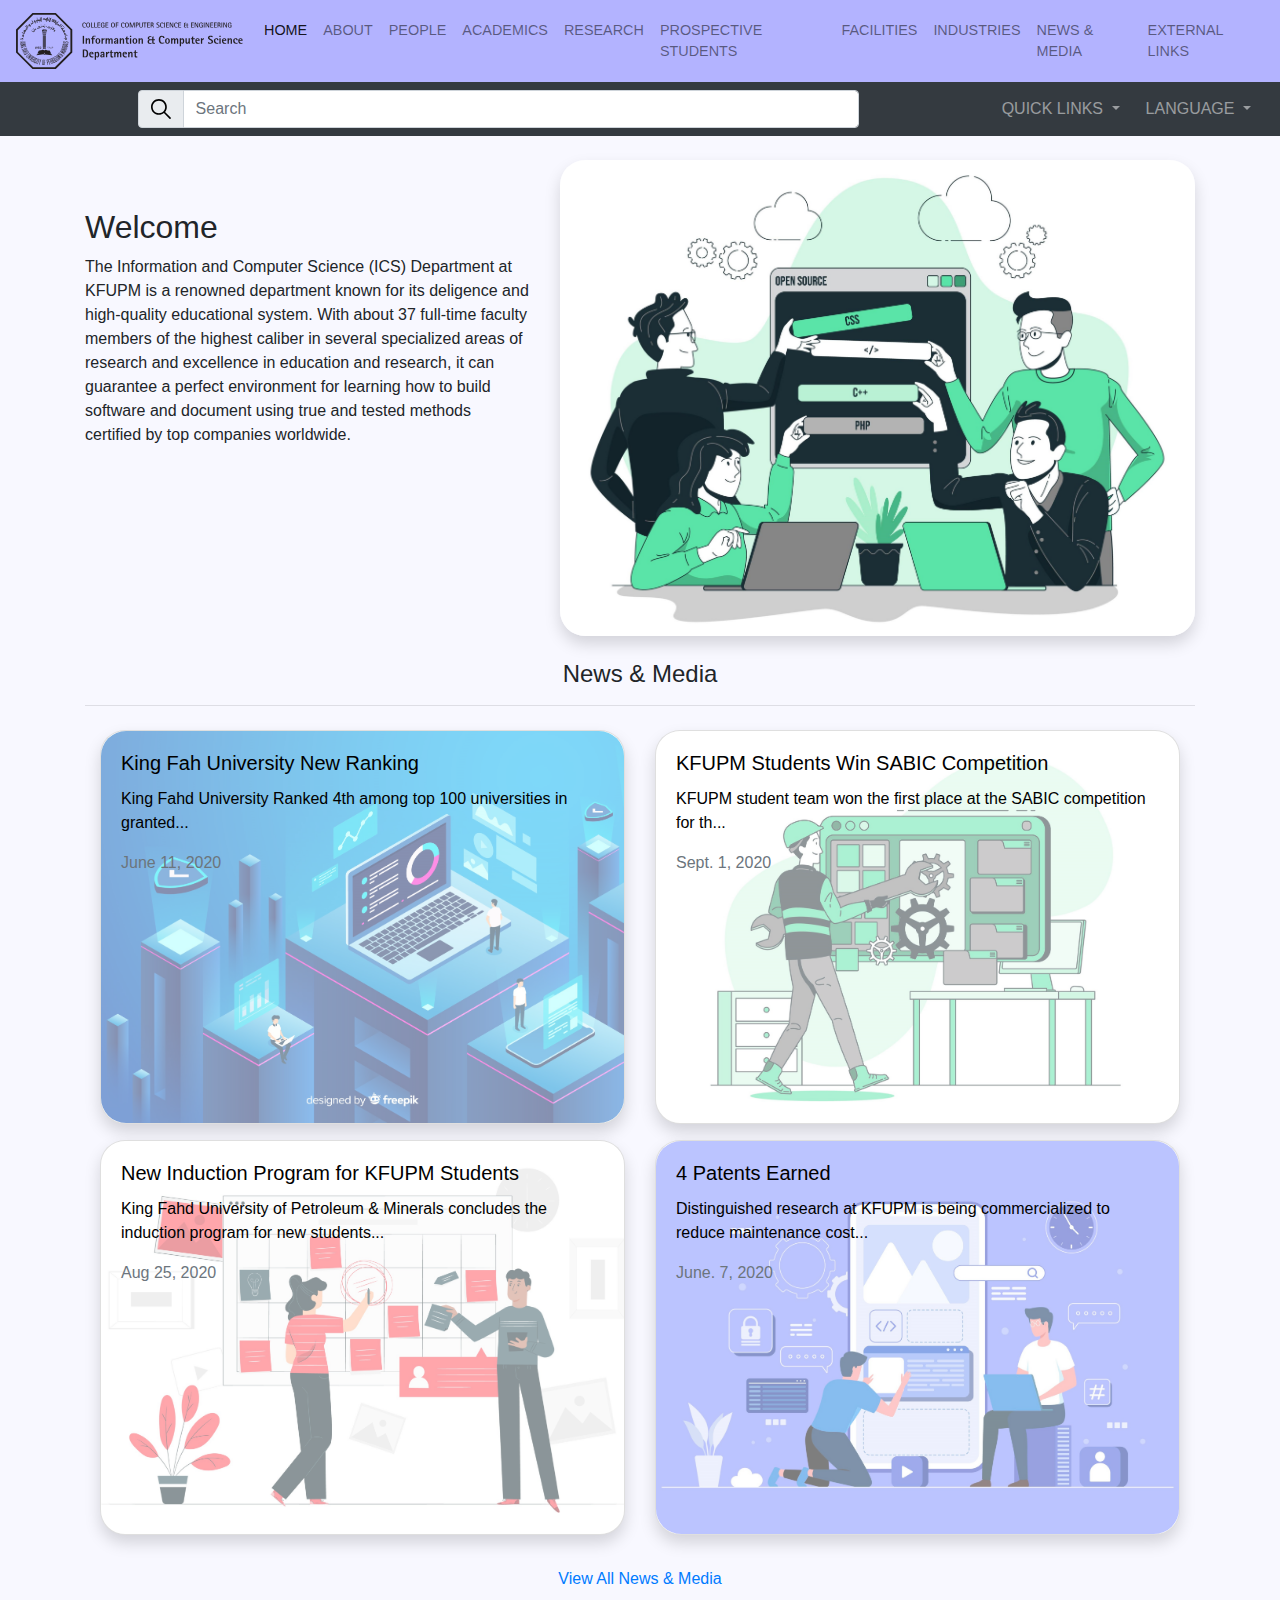
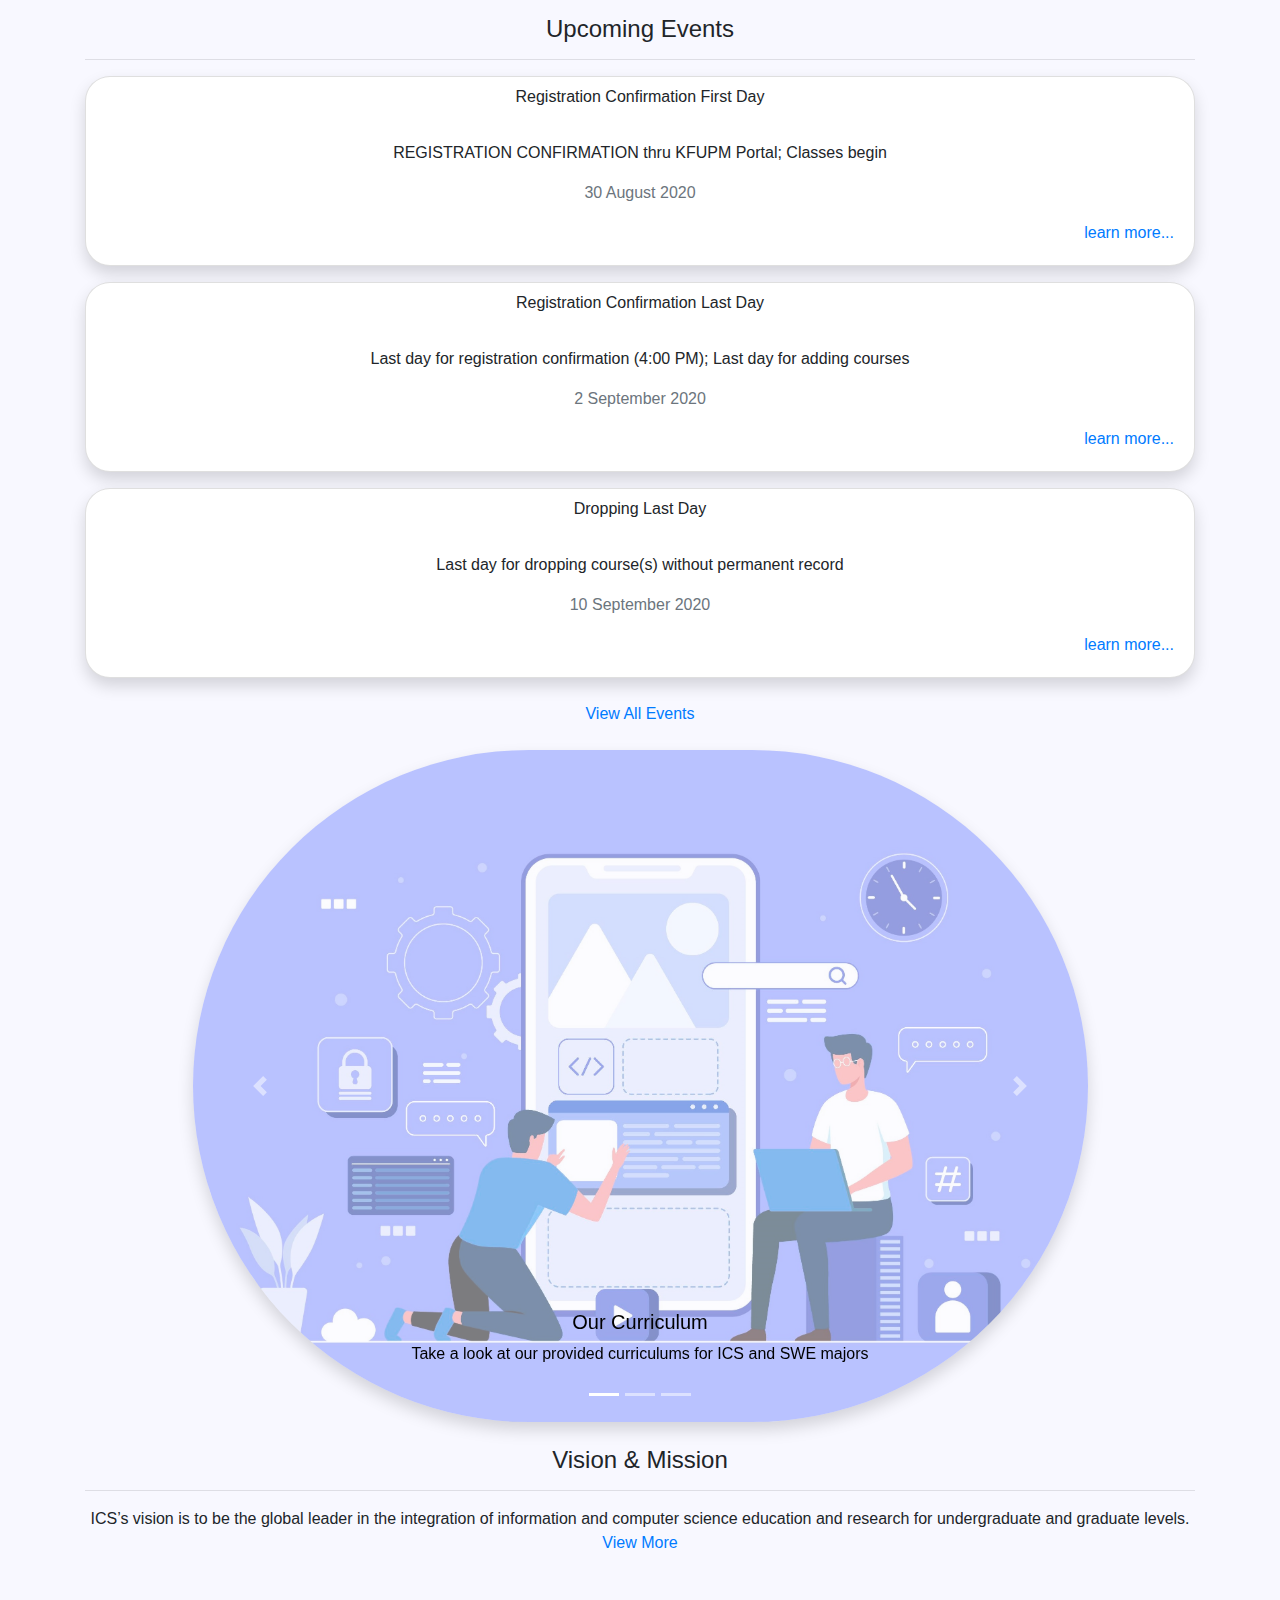
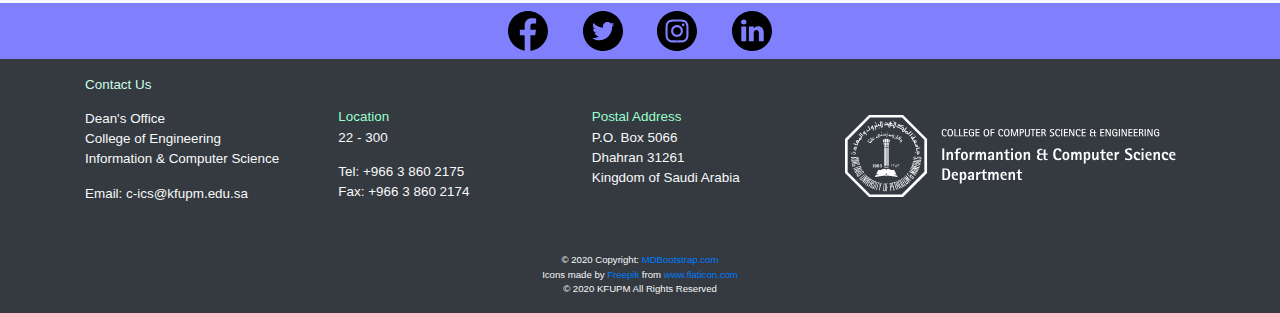
<file: index.html>
<!doctype html>
<html lang="en">
    <head>
        <!-- Required meta tags -->
        <meta charset="utf-8">
        <meta name="viewport" content="width=device-width, initial-scale=1">
        <meta name="keywords" content="ICS, SWE, KFUPM, department, University, universities, class, student">
        <meta name="description" content="The homepage of the KFUPM ICS department">
        <meta name="author" content="Yousef Taj">
        
        <!-- Bootstrap & Personal CSS -->
        <link rel="stylesheet" href="css/bootstrap.min.css">
        <link rel="stylesheet" href="css/style.css">

        <title>ICS - Main Page</title>
    </head>

    <!-- Due to lack of images available for ics department, some general clipart was used instead for page elements -->
    <body>
        <script src="/js/bootstrap.bundle.min.js"></script>

        <script src="https://code.jquery.com/jquery-3.5.1.slim.min.js"
            integrity="sha384-DfXdz2htPH0lsSSs5nCTpuj/zy4C+OGpamoFVy38MVBnE+IbbVYUew+OrCXaRkfj"
            crossorigin="anonymous"></script>
        <script src="https://cdn.jsdelivr.net/npm/popper.js@1.16.1/dist/umd/popper.min.js"
            integrity="sha384-9/reFTGAW83EW2RDu2S0VKaIzap3H66lZH81PoYlFhbGU+6BZp6G7niu735Sk7lN"
            crossorigin="anonymous"></script>
        <script src="https://cdn.jsdelivr.net/npm/bootstrap@4.5.3/dist/js/bootstrap.min.js"
            integrity="sha384-w1Q4orYjBQndcko6MimVbzY0tgp4pWB4lZ7lr30WKz0vr/aWKhXdBNmNb5D92v7s"
            crossorigin="anonymous"></script>

        <!-- Navigation bar for website -->
        <nav class="navbar navbar-expand-lg navbar-light justify-content-center navbar-custom">
            
            <!-- Logo of website. Doubles as a nav button to index page -->
            <a class="navbar-brand mx-auto" href="/index.html"><img src="/img/information-dept-logo-27.svg" alt="logo" width="240" height="" loading="lazy"></a>        

            <div class="navbar-nav mx-auto d-lg-block d-none">
                <ul class="navbar-nav text-uppercase">
                    <li class="nav-item active">
                        <a class="nav-link" href="#">Home <span class="sr-only">(current)</span></a>
                    </li>
                    <li class="nav-item">
                        <a class="nav-link" href="#">About</a>
                    </li>
                    <!-- Link to second page of assignment -->
                    <li class="nav-item">
                        <a class="nav-link" href="/html/student.html">People</a>
                    </li>
                    <li class="nav-item">
                        <a class="nav-link" href="#">Academics</a>
                    </li>
                    <li class="nav-item">
                        <a class="nav-link" href="#">Research</a>
                    </li>
                    <li class="nav-item">
                        <a class="nav-link" href="#">Prospective Students</a>
                    </li>
                    <li class="nav-item">
                        <a class="nav-link" href="#">Facilities</a>
                    </li>
                    <li class="nav-item">
                        <a class="nav-link" href="#">Industries</a>
                    </li>
                    <li class="nav-item">
                        <a class="nav-link" href="#">News & Media</a>
                    </li>
                    <li class="nav-item">
                        <a class="nav-link" href="#">External Links</a>
                    </li>
                </ul>
            </div>
        </nav>

        <!-- sticky nav for quick access to search and quick links and navigation in small screens -->
        <div class="navbar sticky-top navbar-expand-lg navbar-dark justify-content-center text-center bg-dark text-light">
            
            <!-- Search bar -->
            <div class="collapse navbar-collapse mx-auto" id="navbarToggler">
                
                <!-- nav elements for small screens -->
                <div class="d-lg-none text-center text-uppercase">                   
                    <ul class="navbar-nav text-uppercase">
                        <li class="nav-item active">
                            <a class="nav-link" href="#">Home <span class="sr-only">(current)</span></a>
                        </li>
                        <li class="nav-item">
                            <a class="nav-link" href="#">About</a>
                        </li>
                        <!-- Link to second page of assignment -->
                        <li class="nav-item">
                            <a class="nav-link" href="/html/student.html">People</a>
                        </li>
                        <li class="nav-item">
                            <a class="nav-link" href="#">Academics</a>
                        </li>
                        <li class="nav-item">
                            <a class="nav-link" href="#">Research</a>
                        </li>
                        <li class="nav-item">
                            <a class="nav-link" href="#">Prospective Students</a>
                        </li>
                        <li class="nav-item">
                            <a class="nav-link" href="#">Facilities</a>
                        </li>
                        <li class="nav-item">
                            <a class="nav-link" href="#">Industries</a>
                        </li>
                        <li class="nav-item">
                            <a class="nav-link" href="#">News & Media</a>
                        </li>
                        <li class="nav-item">
                            <a class="nav-link" href="#">External Links</a>
                        </li>
                    </ul>
                    
                    <div>
                        <button class="btn text-white-50 d-lg-none text-uppercase" type="button" data-toggle="collapse" data-target="#lan-collapse" aria-expanded="false" aria-controls="languageCollapse">
                            Language
                        </button>

                        <div class="collapse text-light" id="lan-collapse">
                            <a class="dropdown-item text-muted" href="#">English</a>
                            <a class="dropdown-item text-muted" href="#">العربية</a>
                        </div>
                    </div>
                </div>
                
                <form class="form-inline my-2 my-lg-0 mx-auto w-100 justify-content-center">
                    <div class="input-group mx-auto w-75">
                        <div class="input-group-prepend">
                            <div class="input-group-text" id="btnGroupAddon2">
                                <!-- Image that adds styling to search bar -->
                                <img src="/img/search.svg" class="" alt="search" width="20" height="20" loading="lazy">
                            </div>
                        </div>
                        <!-- The search bar -->
                        <input class="form-control mr-sm-2 w-75" type="search" placeholder="Search" aria-label="Search">
                    </div>
                </form>

                <!-- Quick access links accessable anywhere on screen -->
                <div class="dropdown mydropdownjQuery mx-auto d-lg-block d-none text-uppercase">
                    <button class="btn text-white-50 dropdown-toggle text-uppercase" type="button" id="lanSelect" data-toggle="dropdown" aria-haspopup="true" aria-expanded="false">
                        Quick Links
                    </button>
                    <div class="dropdown-menu bg-dark dropdown-menu-lg-right" aria-labelledby="dropdownMenuButton">
                            <a class="dropdown-item text-white-50 text-center" href="#">Home <span class="sr-only">(current)</span></a>
                            <a class="dropdown-item text-white-50 text-center" href="#">About</a>
                            <!-- Link to second page of assignment -->
                            <a class="dropdown-item text-white-50 text-center" href="/html/student.html">People</a>
                            <a class="dropdown-item text-white-50 text-center" href="#">Academics</a>
                            <a class="dropdown-item text-white-50 text-center" href="#">Research</a>
                            <a class="dropdown-item text-white-50 text-center" href="#">Prospective Students</a>
                            <a class="dropdown-item text-white-50 text-center" href="#">Facilities</a>
                            <a class="dropdown-item text-white-50 text-center" href="#">Extra</a>
                            <a class="dropdown-item text-white-50 text-center" href="#">Industries</a>
                            <a class="dropdown-item text-white-50 text-center" href="#">News & Media</a>
                            <a class="dropdown-item text-white-50 text-center" href="#">External Links</a>
                        
                    </div>
                </div>

                <div class="dropdown mydropdownjQuery mx-auto d-lg-block d-none text-uppercase">
                    <button class="btn text-white-50 dropdown-toggle text-uppercase" type="button" id="lanSelect" data-toggle="dropdown" aria-haspopup="true" aria-expanded="false">
                        Language
                    </button>
                    <div class="dropdown-menu bg-dark dropdown-menu-lg-right" aria-labelledby="dropdownMenuButton">
                        <a class="dropdown-item text-white-50 text-center" href="#">English</a>
                        <a class="dropdown-item text-white-50 text-center" href="#">العربية</a>
                    </div>
                </div>

            </div>

            <!-- Collapse button for when screen is too small to display elements correctly. Hides remaining elements and activates them through button -->
            <button class="btn navbar-toggler" type="button" data-toggle="collapse" data-target="#navbarToggler"
                aria-controls="navbarToggler" aria-expanded="false" aria-label="Toggle navigation">
                <span class="navbar-toggler-icon"></span>
            </button>  

        </div>
    
        <!-- Content container -->
        <div class="container mx-auto">
            <div class="row my-4">
                <!-- Welcome message -->
                <div class="col mx-auto align-middle my-lg-5">
                    <div class="h2">Welcome </div>
                    <p class="align-middle">The Information and Comp​uter Science (ICS) D​epartment at KFUPM is a renowned department known for its deligence and 
                        high-quality educational system. With about 37 full-time faculty members​ of the highest caliber
                        in several specialized areas of research and excellence in education and research, it can guarantee a perfect 
                        environment for learning how to build software and document using true and tested methods certified by 
                        top companies worldwide. 
                    </p>
                </div>

                <div class="col-12 col-md-7 mx-auto">
                    <img src="/img/07-crop.jpg" class="w-100 shadow round" alt="">
                </div>
            </div>
            
            <div class="row my-4">
                <!-- News and media -->
                <div class="col">
                    <div class="row">
                        <div class="col text-center">
                            <div class="h4">News & Media</div>
                            <hr>
                        </div>
                    </div>
                    <div class="row mx-auto text-light">
                        <!-- Cards containing news and media details -->
                        <div class="col-md-6 col-12 my-2">
                            <a href="#">
                                <div class="card shadow">
                                    <img src="/img/06-crop.jpg" class="card-img-top round" alt="">
                                    <div class="card-img-overlay">
                                        <h5 class="card-title">King Fah University New Ranking</h5>
                                        <p class="card-text">King Fahd University Ranked 4th among top 100 universities in granted...</p>
                                        <p class="text-muted">June 11, 2020</p>
                                    </div>
                                </div>
                            </a>
                        </div>  
                        
                        <div class="col my-2">
                            <a href="#">
                                <div class="card shadow">
                                    <img src="/img/08-crop.jpg" class="card-img-top round" alt="">
                                    <div class="card-img-overlay">
                                        <h5 class="card-title">KFUPM Students Win SABIC Competition</h5>
                                        <p class="card-text">KFUPM student team won the first place at the SABIC competition for th...</p>
                                        <p class="text-muted">Sept. 1, 2020</p>
                                    </div>
                                </div>
                            </a>
                        </div>  
                    </div>

                    <div class="row mx-auto text-white">
                        <div class="col-md-6 col-12 my-2">
                            <a href="#">
                                <div class="card shadow">
                                    <img src="/img/11.jpg" class="card-img-top round" alt="">
                                    <div class="card-img-overlay">
                                        <h5 class="card-title">New Induction Program for KFUPM Students</h5>
                                        <p class="card-text">King Fahd University of Petroleum & Minerals concludes the induction program for new students...</p>
                                        <p class="text-muted">Aug 25, 2020</p>
                                    </div>
                                </div>
                            </a>
                        </div>  
                        
                        <div class="col my-2">
                            <a href="">
                                <div class="card shadow">
                                    <img src="/img/09-crop.jpg" class="card-img-top round" alt="">
                                    <div class="card-img-overlay">
                                        <h5 class="card-title">4 Patents Earned</h5>
                                        <p class="card-text">Distinguished research at KFUPM is being commercialized to reduce maintenance cost...</p>
                                        <p class="text-muted">June. 7, 2020</p>
                                    </div>
                                </div>
                            </a>
                        </div>  
                    </div>
                    <div class="text-center mt-4">
                        <a class="" href="#">View All News & Media</a>
                    </div>
                </div>
            </div>

            <div class="row my-4">
                <!-- Upcoming events -->
                <div class="col mx-auto align-middle">
                    <div class="h4 text-center">Upcoming Events</div>
                    <hr>
                    <div class="align-middle">
                        <!-- Cards containing event details -->
                        <div class="card shadow my-3 text-center">
                            <div class="card-title pt-2">
                                Registration Confirmation First Day
                            </div>
                            <div class="card-body">
                                <p class="card-text">REGISTRATION CONFIRMATION thru KFUPM Portal; Classes begin</p>
                                <p class="text-muted">30 August 2020</p> 
                              <a href="#" class="float-right">learn more...</a>
                            </div>
                        </div>
                        <div class="card shadow my-3 text-center">
                            <div class="card-title pt-2">
                                Registration Confirmation Last Day
                            </div>
                            <div class="card-body">
                                <p class="card-text">Last day for registration confirmation (4:00 PM); Last day for adding courses</p>
                                <p class="text-muted">2 September 2020</p> 
                              <a href="#" class="float-right">learn more...</a>
                            </div>
                        </div>
                        <div class="card shadow my-3 text-center">
                            <div class="card-title pt-2">
                                Dropping Last Day
                            </div>
                            <div class="card-body">
                                <p class="card-text">Last day for dropping course(s) without permanent record</p>
                                <p class="text-muted">10 September 2020</p> 
                              <a href="#" class="float-right">learn more...</a>
                            </div>
                        </div>
                    </div>
                    <div class="text-center mt-4">
                        <a class="" href="#">View All Events</a>
                    </div>
                </div>
            </div>

            <div class="row my-4 mx-auto">
                <!-- Carousel used to display links to different pages and to add flair to webpage -->
                <div class="col-12 col-md-10 mx-auto">
                    <div id="infomecialCarousel" class="carousel slide" data-ride="carousel">
                        <ol class="carousel-indicators">
                            <li data-target="#infomecialCarousel" data-slide-to="0" class="active"></li>
                            <li data-target="#infomecialCarousel" data-slide-to="1"></li>
                            <li data-target="#infomecialCarousel" data-slide-to="2"></li>
                        </ol>
                        <div class="carousel-inner rounded-pill shadow">
                            <div class="carousel-item active">
                                <img src="/img/09-crop.jpg" class="d-block w-100" alt="...">
                                <div class="carousel-caption text-dark">
                                    <a href="#">    
                                        <h5>Our Curriculum</h5>
                                        <p>Take a look at our provided curriculums for ICS and SWE majors</p>
                                    </a>
                                </div>                            
                            </div>
                            <div class="carousel-item">
                                <img src="/img/02-crop.jpg" class="d-block w-100" alt="...">
                                <div class="carousel-caption text-dark">
                                    <a href="#">
                                        <h5>Our Faculty</h5>
                                        <p>Get familiar with our staff and faculty</p>
                                    </a>
                                </div>                            
                            </div>
                            <div class="carousel-item">
                                <img src="/img/03-crop.jpg" class="d-block w-100" alt="...">
                                <div class="carousel-caption text-dark">
                                    <a href="#">
                                        <h5 class="">Our Students</h5>
                                        <p>Check out what our students think of the department</p>
                                    </a>
                                </div>                            
                            </div>
                        </div>
                        <a class="carousel-control-prev" href="#infomecialCarousel" role="button" data-slide="prev">
                            <span class="carousel-control-prev-icon" aria-hidden="true"></span>
                            <span class="sr-only">Previous</span>
                        </a>
                        <a class="carousel-control-next" href="#infomecialCarousel" role="button" data-slide="next">
                            <span class="carousel-control-next-icon" aria-hidden="true"></span>
                            <span class="sr-only">Next</span>
                        </a>
                    </div>    
                </div>
            </div>

            <div class="row mt-4 mb-5">
                <!-- ICS Vision -->
                <div class="col mx-auto text-center">
                    <div class="h4">Vision & Mission</div>
                    <hr>
                    ICS’s vision is to be the global leader in the integration of information and computer science 
                    education and research for undergraduate and graduate levels.
                    <a href="#">View More</a>
                </div>
            </div>
        </div>

        <!-- Footer -->
        <footer class="page-footer font-small mx-auto bg-dark text-light web-footer">
            <div class="footer-custom text-center">
                <a href="#">    
                    <img class="mx-3 my-2" src="/img/facebook.svg" alt="facebook logo" width="40" height="40">
                </a>
                <a href="#">
                    <img class="mx-3 my-2" src="/img/twitter.svg" alt="twitter logo" width="40" height="40">
                </a>
                <a href="#">
                    <img class="mx-3 my-2" src="/img/instagram.svg" alt="instagram logo" width="40" height="40">
                </a>
                <a href="#">
                    <img class="mx-3 my-2" src="/img/linkedin.svg" alt="linkedin logo" width="40" height="40">
                </a>
            </div>

            <div class="container">
                <div class="row align-content-middle">
                    <div class="col-12 col-md mt-3 contacts">
                        <p class="title-custom">
                            Contact Us
                        </p>
                        <p>
                            Dean's Office
                        </p>
                        <p>
                            College of Engineering
                        </p>
                        <p>
                            Information & Computer Science
                        </p>
                        <br>
                        <p>
                            Email: c-ics@kfupm.edu.sa
                        </p>
                    </div>

                    <div class="col-12 col-md pt-5 contacts">
                        <p class="subtitle-custom">
                            Location
                        </p>
                        <p>
                            22 - 300
                        </p>
                        <br>
                        <p>
                            Tel: +966 3 860 2175
                        </p>
                        <p>
                            Fax: +966 3 860 2174
                        </p>
                    </div>
                    <div class="col-12 col-md pt-5 pb-sm-3 contacts">
                        <p class="subtitle-custom">
                            Postal Address
                        </p>
                        <p>
                            P.O. Box 5066
                        </p>
                        <p>
                            Dhahran 31261
                        </p>
                        <p>
                            Kingdom of Saudi Arabia
                        </p>
                    </div>
                    <div class="col-12 col-md pt-5 contacts">
                        <img class="py-2" src="/img/information-dept-logo-28.svg" alt="ICS dep logo">
                    </div>
                </div>    
            </div>        
            
            <!-- Copyright -->
            <div class="footer-copyright text-center mt-5 pb-3">© 2020 Copyright:
            <a href="https://mdbootstrap.com/"> MDBootstrap.com</a>
            <br>
            Icons made by <a href=" https://www.flaticon.com/authors/freepik" title="Freepik">Freepik</a> from <a href="https://www.flaticon.com/" title="Flaticon"> www.flaticon.com</a>
            <br>
            © 2020 KFUPM All Rights Reserved
            </div>
            <!-- Copyright -->
        </footer>
        <!-- Footer -->
    </body>
</html>
</file>
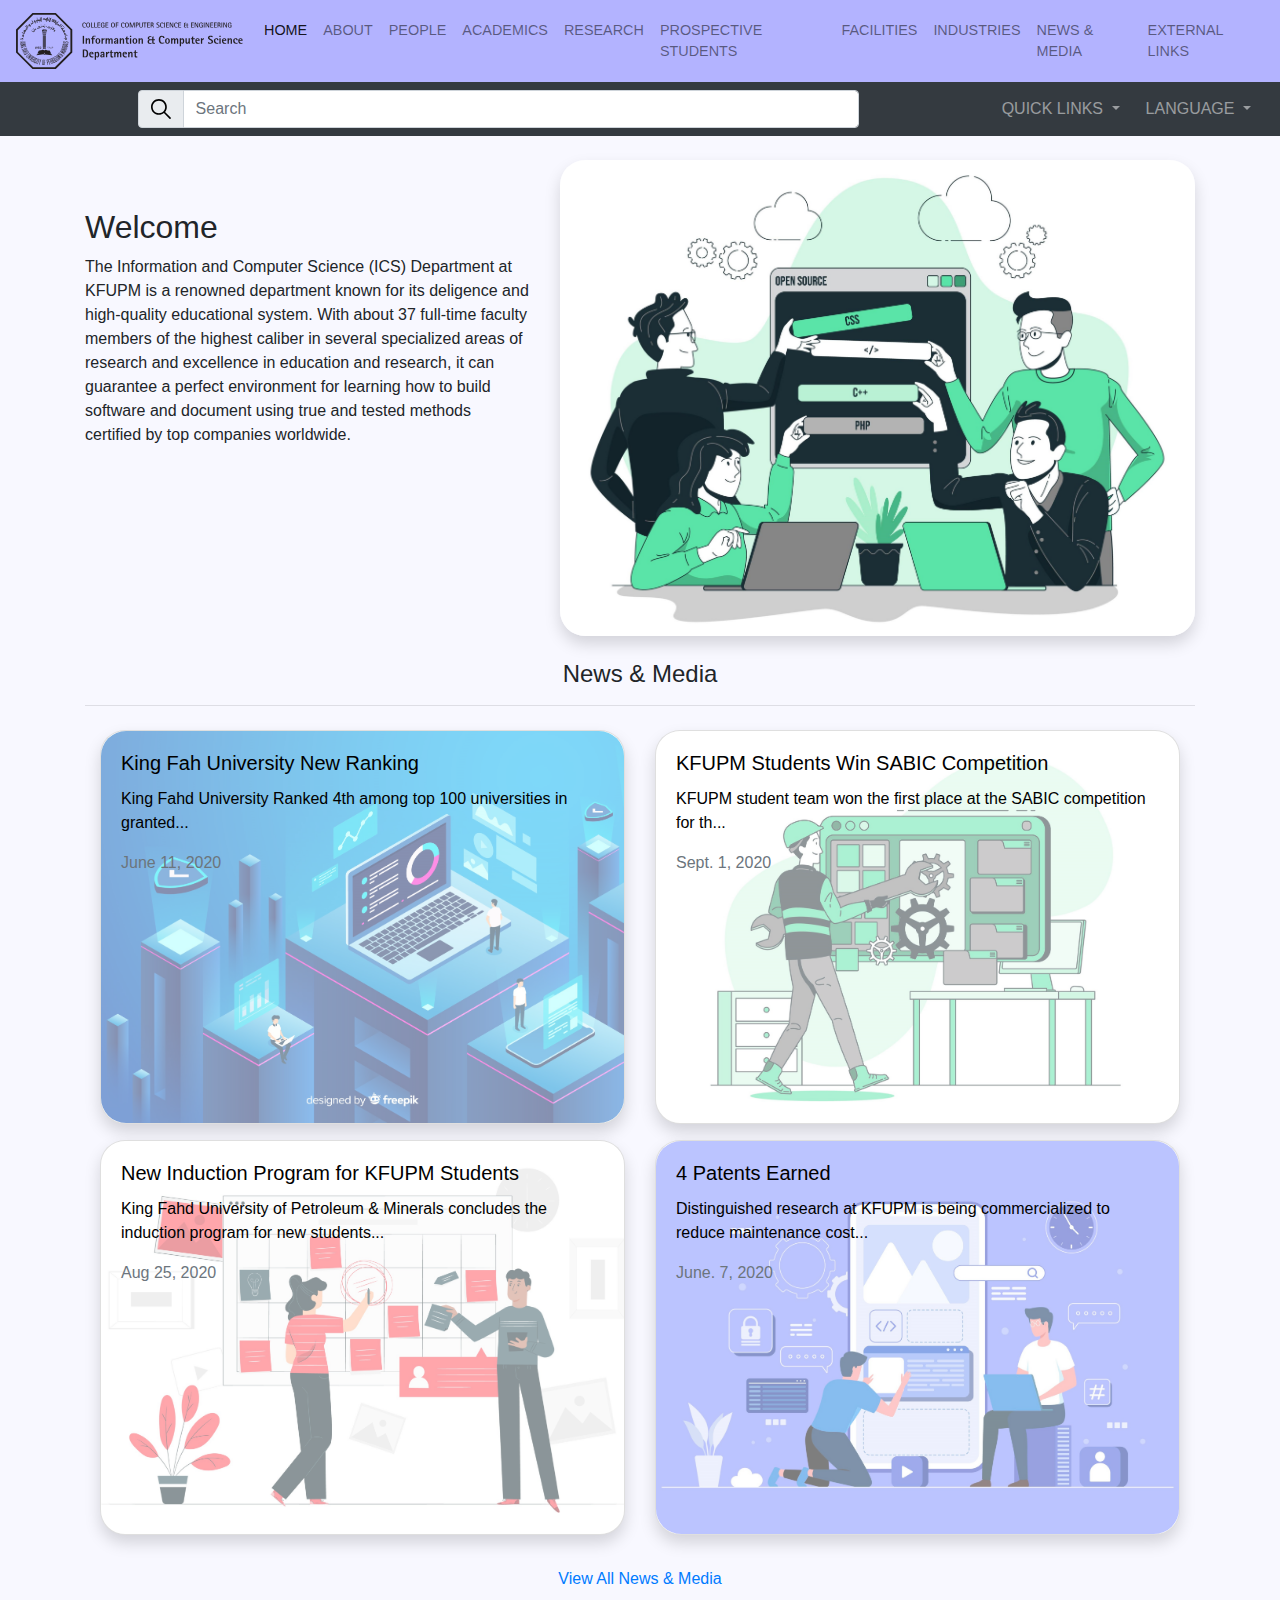
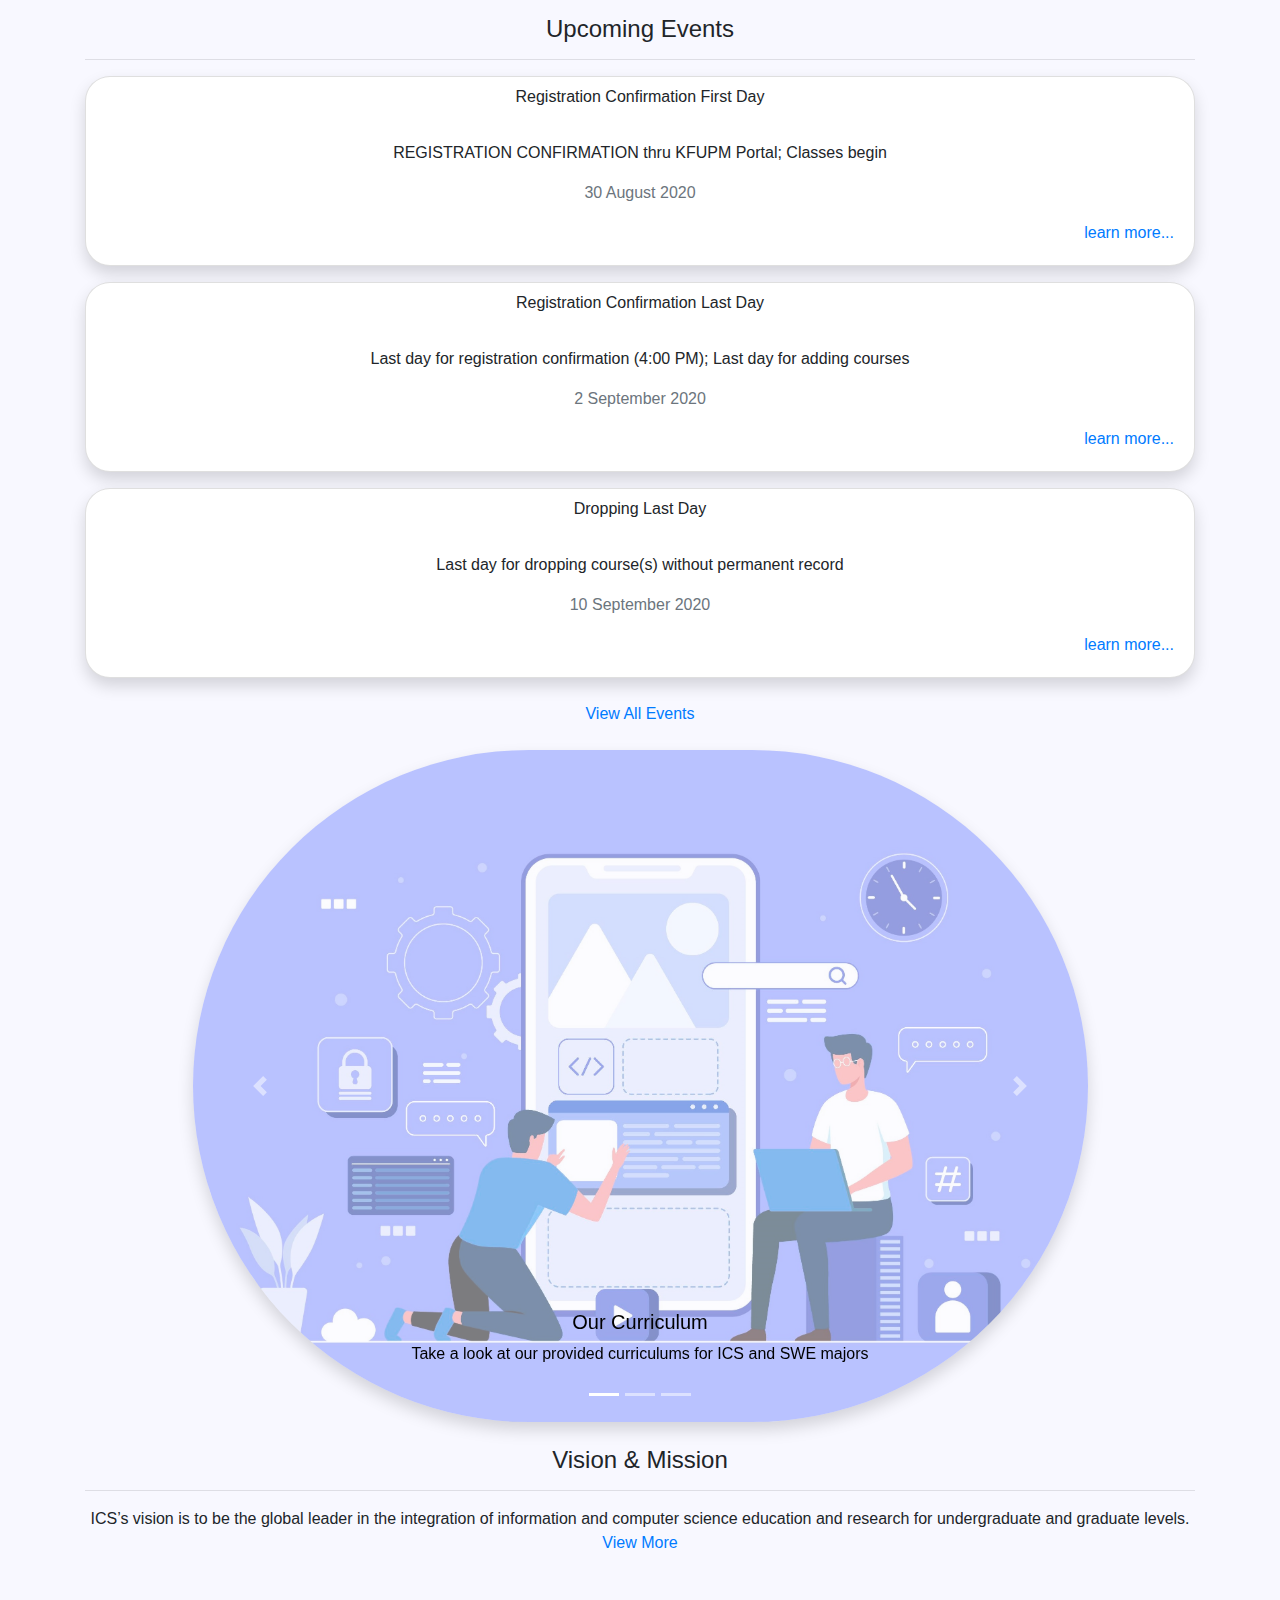
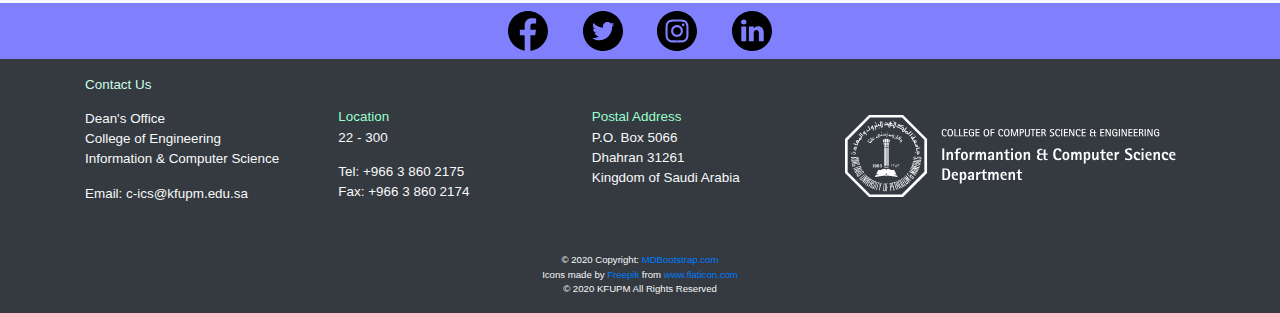
<file: html/index.html>
<!doctype html>
<html lang="en">
    <head>
        <!-- Required meta tags -->
        <meta charset="utf-8">
        <meta name="viewport" content="width=device-width, initial-scale=1">
        <meta name="keywords" content="ICS, SWE, KFUPM, department, University, universities, class, student">
        <meta name="description" content="The homepage of the KFUPM ICS department">
        <meta name="author" content="Yousef Taj">
        
        <!-- Bootstrap & Personal CSS -->
        <link rel="stylesheet" href="/css/bootstrap.min.css">
        <link rel="stylesheet" href="/css/style.css">

        <title>ICS - Main Page</title>
    </head>

    <!-- Due to lack of images available for ics department, some general clipart was used instead for page elements -->
    <body>
        <script src="/js/bootstrap.bundle.min.js"></script>

        <script src="https://code.jquery.com/jquery-3.5.1.slim.min.js"
            integrity="sha384-DfXdz2htPH0lsSSs5nCTpuj/zy4C+OGpamoFVy38MVBnE+IbbVYUew+OrCXaRkfj"
            crossorigin="anonymous"></script>
        <script src="https://cdn.jsdelivr.net/npm/popper.js@1.16.1/dist/umd/popper.min.js"
            integrity="sha384-9/reFTGAW83EW2RDu2S0VKaIzap3H66lZH81PoYlFhbGU+6BZp6G7niu735Sk7lN"
            crossorigin="anonymous"></script>
        <script src="https://cdn.jsdelivr.net/npm/bootstrap@4.5.3/dist/js/bootstrap.min.js"
            integrity="sha384-w1Q4orYjBQndcko6MimVbzY0tgp4pWB4lZ7lr30WKz0vr/aWKhXdBNmNb5D92v7s"
            crossorigin="anonymous"></script>

        <!-- Navigation bar for website -->
        <nav class="navbar navbar-expand-lg navbar-light justify-content-center navbar-custom">
            
            <!-- Logo of website. Doubles as a nav button to index page -->
            <a class="navbar-brand mx-auto" href="/html/index.html"><img src="/img/information-dept-logo-27.svg" alt="logo" width="240" height="" loading="lazy"></a>        

            <div class="navbar-nav mx-auto d-lg-block d-none">
                <ul class="navbar-nav text-uppercase">
                    <li class="nav-item active">
                        <a class="nav-link" href="#">Home <span class="sr-only">(current)</span></a>
                    </li>
                    <li class="nav-item">
                        <a class="nav-link" href="#">About</a>
                    </li>
                    <!-- Link to second page of assignment -->
                    <li class="nav-item">
                        <a class="nav-link" href="/html/student.html">People</a>
                    </li>
                    <li class="nav-item">
                        <a class="nav-link" href="#">Academics</a>
                    </li>
                    <li class="nav-item">
                        <a class="nav-link" href="#">Research</a>
                    </li>
                    <li class="nav-item">
                        <a class="nav-link" href="#">Prospective Students</a>
                    </li>
                    <li class="nav-item">
                        <a class="nav-link" href="#">Facilities</a>
                    </li>
                    <li class="nav-item">
                        <a class="nav-link" href="#">Industries</a>
                    </li>
                    <li class="nav-item">
                        <a class="nav-link" href="#">News & Media</a>
                    </li>
                    <li class="nav-item">
                        <a class="nav-link" href="#">External Links</a>
                    </li>
                </ul>
            </div>
        </nav>

        <!-- sticky nav for quick access to search and quick links and navigation in small screens -->
        <div class="navbar sticky-top navbar-expand-lg navbar-dark justify-content-center text-center bg-dark text-light">
            
            <!-- Search bar -->
            <div class="collapse navbar-collapse mx-auto" id="navbarToggler">
                
                <!-- nav elements for small screens -->
                <div class="d-lg-none text-center text-uppercase">                   
                    <ul class="navbar-nav text-uppercase">
                        <li class="nav-item active">
                            <a class="nav-link" href="#">Home <span class="sr-only">(current)</span></a>
                        </li>
                        <li class="nav-item">
                            <a class="nav-link" href="#">About</a>
                        </li>
                        <!-- Link to second page of assignment -->
                        <li class="nav-item">
                            <a class="nav-link" href="/html/student.html">People</a>
                        </li>
                        <li class="nav-item">
                            <a class="nav-link" href="#">Academics</a>
                        </li>
                        <li class="nav-item">
                            <a class="nav-link" href="#">Research</a>
                        </li>
                        <li class="nav-item">
                            <a class="nav-link" href="#">Prospective Students</a>
                        </li>
                        <li class="nav-item">
                            <a class="nav-link" href="#">Facilities</a>
                        </li>
                        <li class="nav-item">
                            <a class="nav-link" href="#">Industries</a>
                        </li>
                        <li class="nav-item">
                            <a class="nav-link" href="#">News & Media</a>
                        </li>
                        <li class="nav-item">
                            <a class="nav-link" href="#">External Links</a>
                        </li>
                    </ul>
                    
                    <div>
                        <button class="btn text-white-50 d-lg-none text-uppercase" type="button" data-toggle="collapse" data-target="#lan-collapse" aria-expanded="false" aria-controls="languageCollapse">
                            Language
                        </button>

                        <div class="collapse text-light" id="lan-collapse">
                            <a class="dropdown-item text-muted" href="#">English</a>
                            <a class="dropdown-item text-muted" href="#">العربية</a>
                        </div>
                    </div>
                </div>
                
                <form class="form-inline my-2 my-lg-0 mx-auto w-100 justify-content-center">
                    <div class="input-group mx-auto w-75">
                        <div class="input-group-prepend">
                            <div class="input-group-text" id="btnGroupAddon2">
                                <!-- Image that adds styling to search bar -->
                                <img src="/img/search.svg" class="" alt="search" width="20" height="20" loading="lazy">
                            </div>
                        </div>
                        <!-- The search bar -->
                        <input class="form-control mr-sm-2 w-75" type="search" placeholder="Search" aria-label="Search">
                    </div>
                </form>

                <!-- Quick access links accessable anywhere on screen -->
                <div class="dropdown mydropdownjQuery mx-auto d-lg-block d-none text-uppercase">
                    <button class="btn text-white-50 dropdown-toggle text-uppercase" type="button" id="lanSelect" data-toggle="dropdown" aria-haspopup="true" aria-expanded="false">
                        Quick Links
                    </button>
                    <div class="dropdown-menu bg-dark dropdown-menu-lg-right" aria-labelledby="dropdownMenuButton">
                            <a class="dropdown-item text-white-50 text-center" href="#">Home <span class="sr-only">(current)</span></a>
                            <a class="dropdown-item text-white-50 text-center" href="#">About</a>
                            <!-- Link to second page of assignment -->
                            <a class="dropdown-item text-white-50 text-center" href="/html/student.html">People</a>
                            <a class="dropdown-item text-white-50 text-center" href="#">Academics</a>
                            <a class="dropdown-item text-white-50 text-center" href="#">Research</a>
                            <a class="dropdown-item text-white-50 text-center" href="#">Prospective Students</a>
                            <a class="dropdown-item text-white-50 text-center" href="#">Facilities</a>
                            <a class="dropdown-item text-white-50 text-center" href="#">Extra</a>
                            <a class="dropdown-item text-white-50 text-center" href="#">Industries</a>
                            <a class="dropdown-item text-white-50 text-center" href="#">News & Media</a>
                            <a class="dropdown-item text-white-50 text-center" href="#">External Links</a>
                        
                    </div>
                </div>

                <div class="dropdown mydropdownjQuery mx-auto d-lg-block d-none text-uppercase">
                    <button class="btn text-white-50 dropdown-toggle text-uppercase" type="button" id="lanSelect" data-toggle="dropdown" aria-haspopup="true" aria-expanded="false">
                        Language
                    </button>
                    <div class="dropdown-menu bg-dark dropdown-menu-lg-right" aria-labelledby="dropdownMenuButton">
                        <a class="dropdown-item text-white-50 text-center" href="#">English</a>
                        <a class="dropdown-item text-white-50 text-center" href="#">العربية</a>
                    </div>
                </div>

            </div>

            <!-- Collapse button for when screen is too small to display elements correctly. Hides remaining elements and activates them through button -->
            <button class="btn navbar-toggler" type="button" data-toggle="collapse" data-target="#navbarToggler"
                aria-controls="navbarToggler" aria-expanded="false" aria-label="Toggle navigation">
                <span class="navbar-toggler-icon"></span>
            </button>  

        </div>
    
        <!-- Content container -->
        <div class="container mx-auto">
            <div class="row my-4">
                <!-- Welcome message -->
                <div class="col mx-auto align-middle my-lg-5">
                    <div class="h2">Welcome </div>
                    <p class="align-middle">The Information and Comp​uter Science (ICS) D​epartment at KFUPM is a renowned department known for its deligence and 
                        high-quality educational system. With about 37 full-time faculty members​ of the highest caliber
                        in several specialized areas of research and excellence in education and research, it can guarantee a perfect 
                        environment for learning how to build software and document using true and tested methods certified by 
                        top companies worldwide. 
                    </p>
                </div>

                <div class="col-12 col-md-7 mx-auto">
                    <img src="/img/07-crop.jpg" class="w-100 shadow round" alt="">
                </div>
            </div>
            
            <div class="row my-4">
                <!-- News and media -->
                <div class="col">
                    <div class="row">
                        <div class="col text-center">
                            <div class="h4">News & Media</div>
                            <hr>
                        </div>
                    </div>
                    <div class="row mx-auto text-light">
                        <!-- Cards containing news and media details -->
                        <div class="col-md-6 col-12 my-2">
                            <a href="#">
                                <div class="card shadow">
                                    <img src="/img/06-crop.jpg" class="card-img-top round" alt="">
                                    <div class="card-img-overlay">
                                        <h5 class="card-title">King Fah University New Ranking</h5>
                                        <p class="card-text">King Fahd University Ranked 4th among top 100 universities in granted...</p>
                                        <p class="text-muted">June 11, 2020</p>
                                    </div>
                                </div>
                            </a>
                        </div>  
                        
                        <div class="col my-2">
                            <a href="#">
                                <div class="card shadow">
                                    <img src="/img/08-crop.jpg" class="card-img-top round" alt="">
                                    <div class="card-img-overlay">
                                        <h5 class="card-title">KFUPM Students Win SABIC Competition</h5>
                                        <p class="card-text">KFUPM student team won the first place at the SABIC competition for th...</p>
                                        <p class="text-muted">Sept. 1, 2020</p>
                                    </div>
                                </div>
                            </a>
                        </div>  
                    </div>

                    <div class="row mx-auto text-white">
                        <div class="col-md-6 col-12 my-2">
                            <a href="#">
                                <div class="card shadow">
                                    <img src="/img/11.jpg" class="card-img-top round" alt="">
                                    <div class="card-img-overlay">
                                        <h5 class="card-title">New Induction Program for KFUPM Students</h5>
                                        <p class="card-text">King Fahd University of Petroleum & Minerals concludes the induction program for new students...</p>
                                        <p class="text-muted">Aug 25, 2020</p>
                                    </div>
                                </div>
                            </a>
                        </div>  
                        
                        <div class="col my-2">
                            <a href="">
                                <div class="card shadow">
                                    <img src="/img/09-crop.jpg" class="card-img-top round" alt="">
                                    <div class="card-img-overlay">
                                        <h5 class="card-title">4 Patents Earned</h5>
                                        <p class="card-text">Distinguished research at KFUPM is being commercialized to reduce maintenance cost...</p>
                                        <p class="text-muted">June. 7, 2020</p>
                                    </div>
                                </div>
                            </a>
                        </div>  
                    </div>
                    <div class="text-center mt-4">
                        <a class="" href="#">View All News & Media</a>
                    </div>
                </div>
            </div>

            <div class="row my-4">
                <!-- Upcoming events -->
                <div class="col mx-auto align-middle">
                    <div class="h4 text-center">Upcoming Events</div>
                    <hr>
                    <div class="align-middle">
                        <!-- Cards containing event details -->
                        <div class="card shadow my-3 text-center">
                            <div class="card-title pt-2">
                                Registration Confirmation First Day
                            </div>
                            <div class="card-body">
                                <p class="card-text">REGISTRATION CONFIRMATION thru KFUPM Portal; Classes begin</p>
                                <p class="text-muted">30 August 2020</p> 
                              <a href="#" class="float-right">learn more...</a>
                            </div>
                        </div>
                        <div class="card shadow my-3 text-center">
                            <div class="card-title pt-2">
                                Registration Confirmation Last Day
                            </div>
                            <div class="card-body">
                                <p class="card-text">Last day for registration confirmation (4:00 PM); Last day for adding courses</p>
                                <p class="text-muted">2 September 2020</p> 
                              <a href="#" class="float-right">learn more...</a>
                            </div>
                        </div>
                        <div class="card shadow my-3 text-center">
                            <div class="card-title pt-2">
                                Dropping Last Day
                            </div>
                            <div class="card-body">
                                <p class="card-text">Last day for dropping course(s) without permanent record</p>
                                <p class="text-muted">10 September 2020</p> 
                              <a href="#" class="float-right">learn more...</a>
                            </div>
                        </div>
                    </div>
                    <div class="text-center mt-4">
                        <a class="" href="#">View All Events</a>
                    </div>
                </div>
            </div>

            <div class="row my-4 mx-auto">
                <!-- Carousel used to display links to different pages and to add flair to webpage -->
                <div class="col-12 col-md-10 mx-auto">
                    <div id="infomecialCarousel" class="carousel slide" data-ride="carousel">
                        <ol class="carousel-indicators">
                            <li data-target="#infomecialCarousel" data-slide-to="0" class="active"></li>
                            <li data-target="#infomecialCarousel" data-slide-to="1"></li>
                            <li data-target="#infomecialCarousel" data-slide-to="2"></li>
                        </ol>
                        <div class="carousel-inner rounded-pill shadow">
                            <div class="carousel-item active">
                                <img src="/img/09-crop.jpg" class="d-block w-100" alt="...">
                                <div class="carousel-caption text-dark">
                                    <a href="#">    
                                        <h5>Our Curriculum</h5>
                                        <p>Take a look at our provided curriculums for ICS and SWE majors</p>
                                    </a>
                                </div>                            
                            </div>
                            <div class="carousel-item">
                                <img src="/img/02-crop.jpg" class="d-block w-100" alt="...">
                                <div class="carousel-caption text-dark">
                                    <a href="#">
                                        <h5>Our Faculty</h5>
                                        <p>Get familiar with our staff and faculty</p>
                                    </a>
                                </div>                            
                            </div>
                            <div class="carousel-item">
                                <img src="/img/03-crop.jpg" class="d-block w-100" alt="...">
                                <div class="carousel-caption text-dark">
                                    <a href="#">
                                        <h5 class="">Our Students</h5>
                                        <p>Check out what our students think of the department</p>
                                    </a>
                                </div>                            
                            </div>
                        </div>
                        <a class="carousel-control-prev" href="#infomecialCarousel" role="button" data-slide="prev">
                            <span class="carousel-control-prev-icon" aria-hidden="true"></span>
                            <span class="sr-only">Previous</span>
                        </a>
                        <a class="carousel-control-next" href="#infomecialCarousel" role="button" data-slide="next">
                            <span class="carousel-control-next-icon" aria-hidden="true"></span>
                            <span class="sr-only">Next</span>
                        </a>
                    </div>    
                </div>
            </div>

            <div class="row mt-4 mb-5">
                <!-- ICS Vision -->
                <div class="col mx-auto text-center">
                    <div class="h4">Vision & Mission</div>
                    <hr>
                    ICS’s vision is to be the global leader in the integration of information and computer science 
                    education and research for undergraduate and graduate levels.
                    <a href="#">View More</a>
                </div>
            </div>
        </div>

        <!-- Footer -->
        <footer class="page-footer font-small mx-auto bg-dark text-light web-footer">
            <div class="footer-custom text-center">
                <a href="#">    
                    <img class="mx-3 my-2" src="/img/facebook.svg" alt="facebook logo" width="40" height="40">
                </a>
                <a href="#">
                    <img class="mx-3 my-2" src="/img/twitter.svg" alt="twitter logo" width="40" height="40">
                </a>
                <a href="#">
                    <img class="mx-3 my-2" src="/img/instagram.svg" alt="instagram logo" width="40" height="40">
                </a>
                <a href="#">
                    <img class="mx-3 my-2" src="/img/linkedin.svg" alt="linkedin logo" width="40" height="40">
                </a>
            </div>

            <div class="container">
                <div class="row align-content-middle">
                    <div class="col-12 col-md mt-3 contacts">
                        <p class="title-custom">
                            Contact Us
                        </p>
                        <p>
                            Dean's Office
                        </p>
                        <p>
                            College of Engineering
                        </p>
                        <p>
                            Information & Computer Science
                        </p>
                        <br>
                        <p>
                            Email: c-ics@kfupm.edu.sa
                        </p>
                    </div>

                    <div class="col-12 col-md pt-5 contacts">
                        <p class="subtitle-custom">
                            Location
                        </p>
                        <p>
                            22 - 300
                        </p>
                        <br>
                        <p>
                            Tel: +966 3 860 2175
                        </p>
                        <p>
                            Fax: +966 3 860 2174
                        </p>
                    </div>
                    <div class="col-12 col-md pt-5 pb-sm-3 contacts">
                        <p class="subtitle-custom">
                            Postal Address
                        </p>
                        <p>
                            P.O. Box 5066
                        </p>
                        <p>
                            Dhahran 31261
                        </p>
                        <p>
                            Kingdom of Saudi Arabia
                        </p>
                    </div>
                    <div class="col-12 col-md pt-5 contacts">
                        <img class="py-2" src="/img/information-dept-logo-28.svg" alt="ICS dep logo">
                    </div>
                </div>    
            </div>        
            
            <!-- Copyright -->
            <div class="footer-copyright text-center mt-5 pb-3">© 2020 Copyright:
            <a href="https://mdbootstrap.com/"> MDBootstrap.com</a>
            <br>
            Icons made by <a href=" https://www.flaticon.com/authors/freepik" title="Freepik">Freepik</a> from <a href="https://www.flaticon.com/" title="Flaticon"> www.flaticon.com</a>
            <br>
            © 2020 KFUPM All Rights Reserved
            </div>
            <!-- Copyright -->
        </footer>
        <!-- Footer -->
    </body>
</html>
</file>
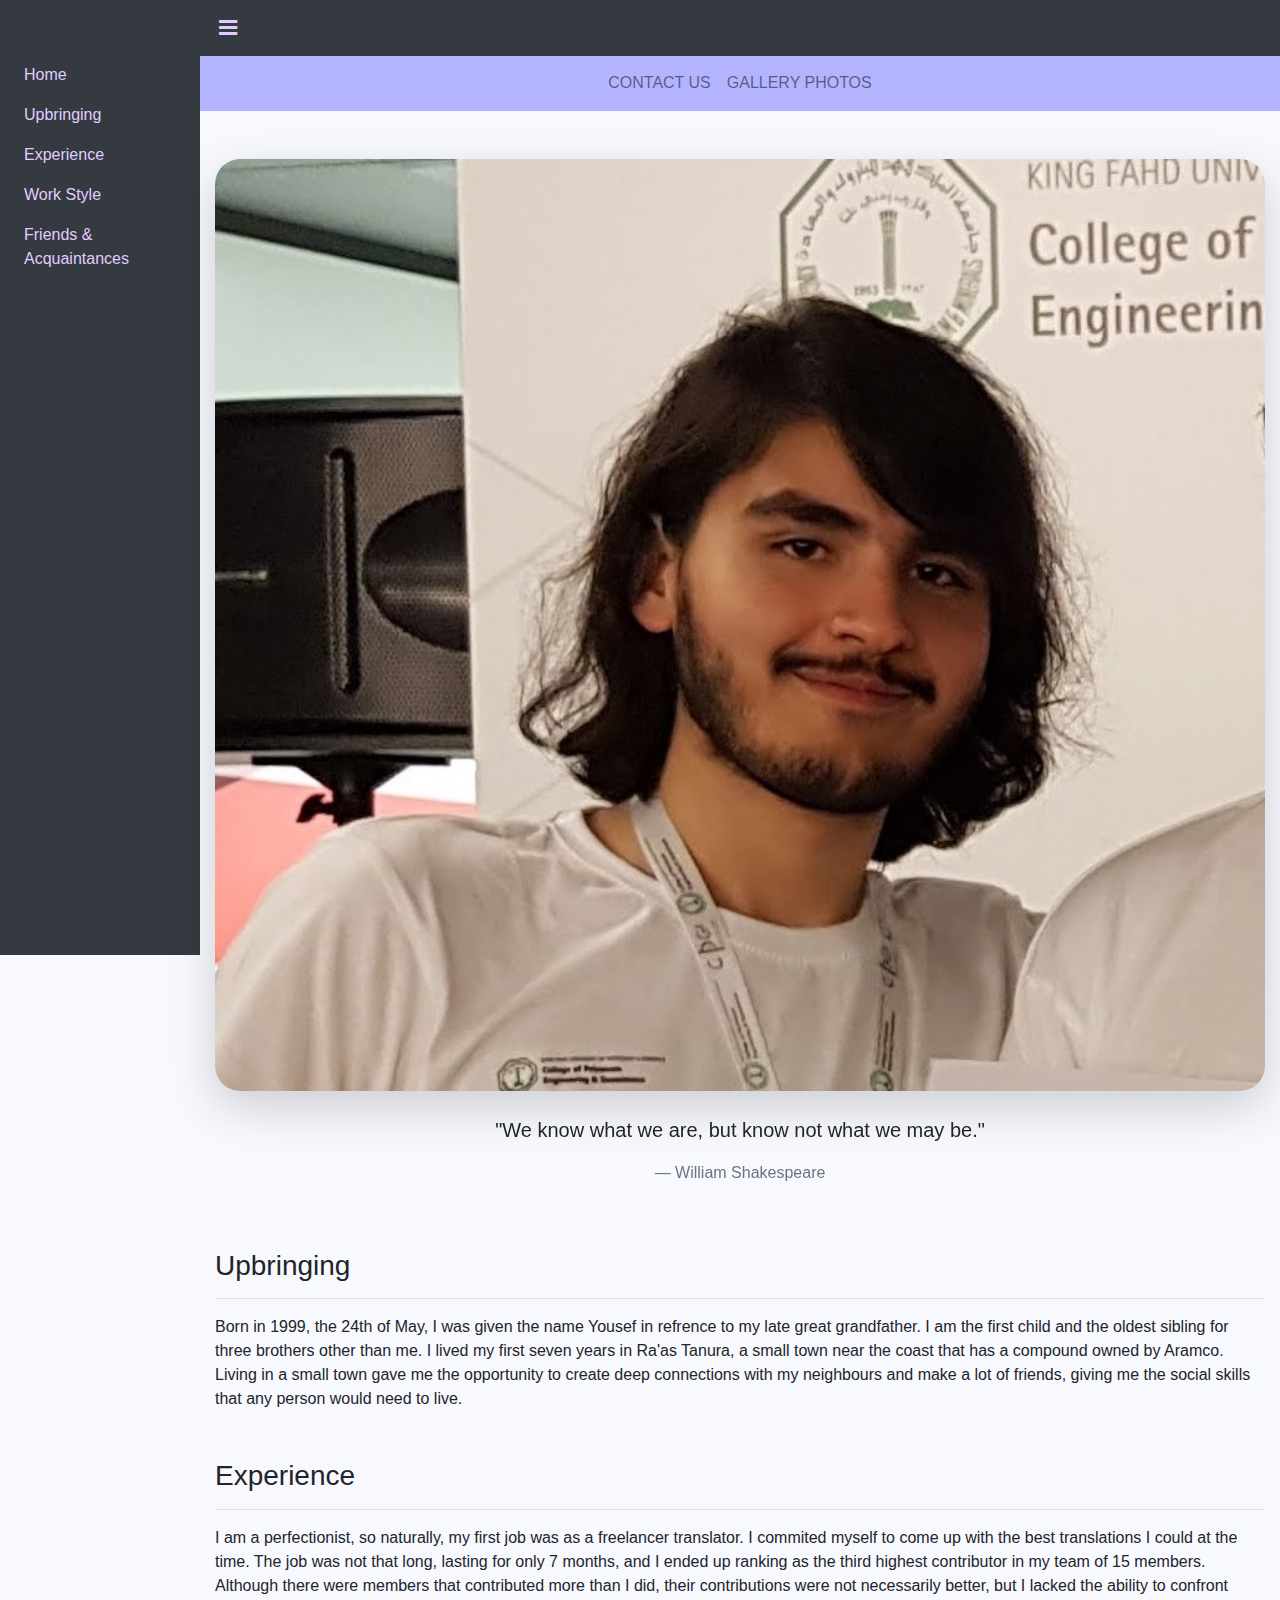
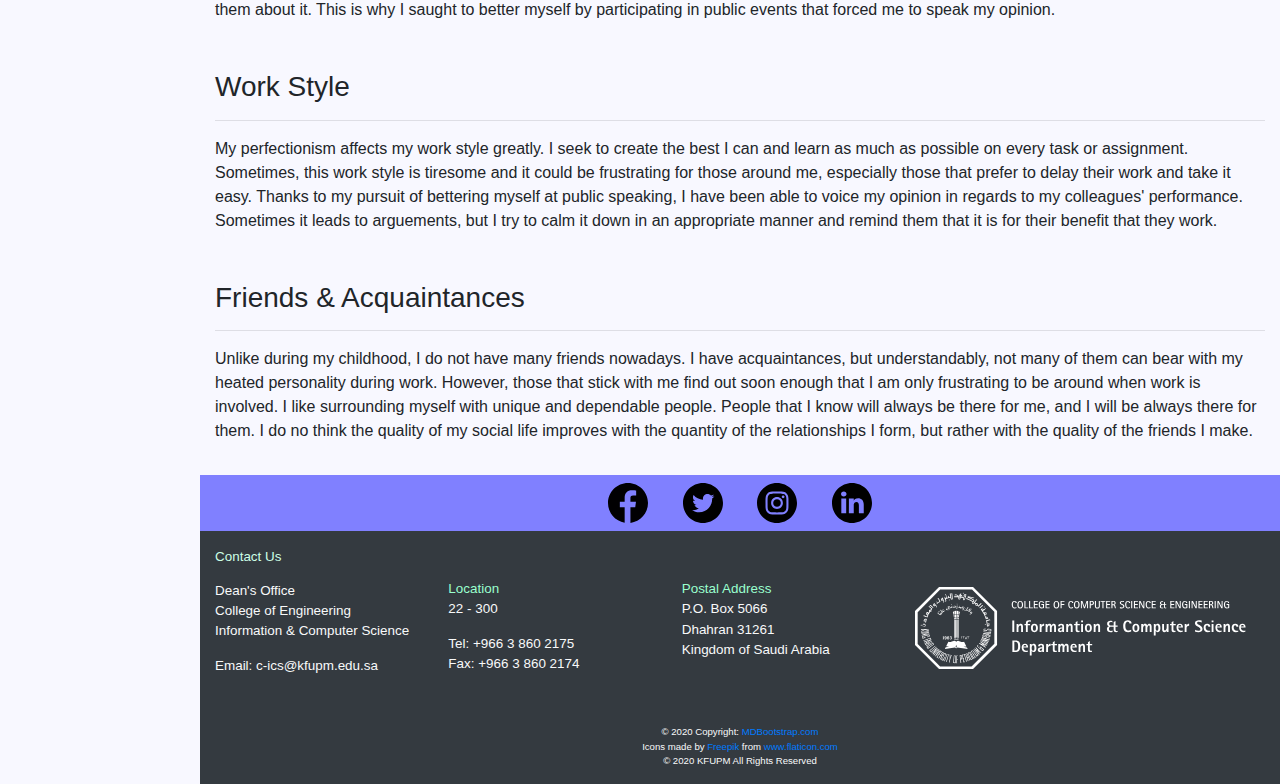
<file: html/student.html>
<!doctype html>
<html lang="en">
    <head>
        <!-- Required meta tags -->
        <meta charset="utf-8">
        <meta name="viewport" content="width=device-width, initial-scale=1">
        <meta name="keywords" content="ICS, SWE, KFUPM, department, University, universities, class, student">
        <meta name="description" content="The homepage of the KFUPM ICS department">
        <meta name="author" content="Yousef Taj">
        
        <!-- Bootstrap & Personal CSS -->
        <link rel="stylesheet" href="/css/bootstrap.min.css">
        <link href="https://maxcdn.bootstrapcdn.com/bootstrap/4.0.0/css/bootstrap.min.css" rel="stylesheet"/>
        <link href="//maxcdn.bootstrapcdn.com/font-awesome/4.7.0/css/font-awesome.min.css" rel="stylesheet">
        <link rel="stylesheet" href="/css/style.css">
        <link rel="stylesheet" href="/css/stu-style.css">

        <title>ICS - Yousef Taj</title>
    </head>

    <body class="stu">
        <script src="/js/bootstrap.bundle.min.js"></script>

        <script src="https://code.jquery.com/jquery-3.5.1.slim.min.js"
            integrity="sha384-DfXdz2htPH0lsSSs5nCTpuj/zy4C+OGpamoFVy38MVBnE+IbbVYUew+OrCXaRkfj"
            crossorigin="anonymous"></script>
        <script src="https://cdn.jsdelivr.net/npm/popper.js@1.16.1/dist/umd/popper.min.js"
            integrity="sha384-9/reFTGAW83EW2RDu2S0VKaIzap3H66lZH81PoYlFhbGU+6BZp6G7niu735Sk7lN"
            crossorigin="anonymous"></script>
        <script src="https://cdn.jsdelivr.net/npm/bootstrap@4.5.3/dist/js/bootstrap.min.js"
            integrity="sha384-w1Q4orYjBQndcko6MimVbzY0tgp4pWB4lZ7lr30WKz0vr/aWKhXdBNmNb5D92v7s"
            crossorigin="anonymous"></script>
        <script src="https://ajax.googleapis.com/ajax/libs/jquery/2.1.1/jquery.min.js"></script>
            
        <!-- The sidebar used was forked from https://stackoverflow.com/questions/48996084/create-a-responsive-navbar-sidebar-drawer-in-bootstrap-4 -->
        <div class="container-fluid fixed-top bg-dark py-3">
            <div class="row collapse show no-gutters d-flex h-100 position-relative">
                <div class="col-3 px-0 w-sidebar navbar-collapse collapse d-none d-md-flex">
                    <!-- spacer col -->
                </div>
                <div class="col px-2 px-md-0">
                    <!-- toggler -->
                    <a data-toggle="collapse" href="#" data-target=".collapse" role="button" class="p-1">
                        <i class="fa fa-bars fa-lg"></i>
                    </a>
                </div>
            </div>
        </div>
        <div class="container-fluid px-0 h-100">
            <div class="row vh-100 collapse show no-gutters d-flex h-100 position-relative">
                <div class="col-3 p-0 vh-100 h-100 w-sidebar navbar-collapse collapse d-none d-md-flex sidebar">
                    <!-- fixed sidebar -->
                    <div class="position-fixed bg-dark text-white h-100 w-sidebar pl-2">
                        <ul class="nav flex-column">
                            <li class="side-nav-item">
                                <a class="nav-link side-nav-link" href="/index.html">Home</a>
                            </li>
                            <li class="side-nav-item">
                                <a class="nav-link side-nav-link" href="#upbringing">Upbringing</a>
                            </li>
                            <li class="side-nav-item">
                                <a class="nav-link side-nav-link" href="#experience">Experience</a>
                            </li>
                            <li class="side-nav-item">
                                <a class="nav-link side-nav-link" href="#work-style">Work Style</a>
                            </li>
                            <li class="side-nav-item">
                                <a class="nav-link side-nav-link" href="#friend-acq">Friends & Acquaintances</a>
                            </li>
                        </ul>
                    </div>
                </div>
                <div class="col">
                    
             <!-- Menu bar for contact us and gallery -->
            <nav class="navbar navbar-expand-lg navbar-light justify-content-center bg-custom">
                
                <div class="navbar-nav mx-auto">
                    <ul class="navbar-nav text-center text-uppercase">
                        <li class="nav-item">
                            <a class="nav-link" href="#">Contact Us</a>
                        </li>
                        <li class="nav-item">
                            <a class="nav-link" href="#">Gallery Photos</a>
                        </li>
                    </ul>
                </div>
            </nav>
            
            <div class="container">
                <div class="row">
                    <!-- Image and quote -->
                    <div class="col my-5 text-center">
                        <img src="/img/me.jpg" class="round w-100 shadow-lg" alt="me">
                        <blockquote class="blockquote mb-0 mt-4">
                            <p>"We know what we are, but know not what we may be."</p>
                            <footer class="blockquote-footer">William Shakespeare <cite title="Source Title"></cite></footer>
                        </blockquote>
                    </div>
                </div>

                <!-- General info about me -->
                <div class="row">
                    <div class="col mx-auto my-3">
                        <p class="h3" id="upbringing">
                            Upbringing
                        </h4>
                        <hr>
                        <p>
                            Born in 1999, the 24th of May, I was given the name Yousef in refrence to my late great grandfather. I am the first child 
                            and the oldest sibling for three brothers other than me. I lived my first seven years in Ra'as Tanura, a small town near the coast 
                            that has a compound owned by Aramco. Living in a small town gave me the opportunity to create deep connections with my neighbours 
                            and make a lot of friends, giving me the social skills that any person would need to live.  
                        </p>
                    </div>
                </div>

                <div class="row">
                    <div class="col mx-auto my-3">
                        <p class="h3" id="experience">
                            Experience
                        </h4>
                        <hr>
                        <p>
                            I am a perfectionist, so naturally, my first job was as a freelancer translator. I commited myself to come up with the best 
                            translations I could at the time. The job was not that long, lasting for only 7 months, and I ended up ranking as the third 
                            highest contributor in my team of 15 members. Although there were members that contributed more than I did, their contributions 
                            were not necessarily better, but I lacked the ability to confront them about it. This is why I saught to better myself by participating 
                            in public events that forced me to speak my opinion.
                        </p>
                    </div>
                </div>

                <div class="row">
                    <div class="col mx-auto my-3">
                        <p class="h3" id="work-style">
                            Work Style
                        </h4>
                        <hr>
                        <p>
                            My perfectionism affects my work style greatly. I seek to create the best I can and learn as much as possible on every 
                            task or assignment. Sometimes, this work style is tiresome and it could be frustrating for those around me, especially 
                            those that prefer to delay their work and take it easy. Thanks to my pursuit of bettering myself at public speaking, I 
                            have been able to voice my opinion in regards to my colleagues' performance. Sometimes it leads to arguements, but I try 
                            to calm it down in an appropriate manner and remind them that it is for their benefit that they work.  
                        </p>
                    </div>
                </div>

                <div class="row">
                    <div class="col mx-auto my-3">
                        <p class="h3" id="friend-acq">
                            Friends & Acquaintances 
                        </h4>
                        <hr>
                        <p>
                            Unlike during my childhood, I do not have many friends nowadays. I have acquaintances, but understandably, not many of 
                            them can bear with my heated personality during work. However, those that stick with me find out soon enough that I am 
                            only frustrating to be around when work is involved. I like surrounding myself with unique and dependable people. People 
                            that I know will always be there for me, and I will be always there for them. I do no think the quality of my social life 
                            improves with the quantity of the relationships I form, but rather with the quality of the friends I make.
                        </p>
                    </div>
                </div>
            </div>
                    
            <!-- Footer -->
            <footer class="page-footer font-small mx-auto bg-dark text-light web-footer">
                <div class="footer-custom text-center">
                    <a href="#">    
                        <img class="mx-3 my-2" src="/img/facebook.svg" alt="facebook logo" width="40" height="40">
                    </a>
                    <a href="#">
                        <img class="mx-3 my-2" src="/img/twitter.svg" alt="twitter logo" width="40" height="40">
                    </a>
                    <a href="#">
                        <img class="mx-3 my-2" src="/img/instagram.svg" alt="instagram logo" width="40" height="40">
                    </a>
                    <a href="#">
                        <img class="mx-3 my-2" src="/img/linkedin.svg" alt="linkedin logo" width="40" height="40">
                    </a>
                </div>

                <div class="container">
                    <div class="row align-content-middle">
                        <div class="col-12 col-md mt-3 contacts">
                            <p class="title-custom">
                                Contact Us
                            </p>
                            <p>
                                Dean's Office
                            </p>
                            <p>
                                College of Engineering
                            </p>
                            <p>
                                Information & Computer Science
                            </p>
                            <br>
                            <p>
                                Email: c-ics@kfupm.edu.sa
                            </p>
                        </div>

                        <div class="col-12 col-md pt-5 contacts">
                            <p class="subtitle-custom">
                                Location
                            </p>
                            <p>
                                22 - 300
                            </p>
                            <br>
                            <p>
                                Tel: +966 3 860 2175
                            </p>
                            <p>
                                Fax: +966 3 860 2174
                            </p>
                        </div>
                        <div class="col-12 col-md pt-5 pb-sm-3 contacts">
                            <p class="subtitle-custom">
                                Postal Address
                            </p>
                            <p>
                                P.O. Box 5066
                            </p>
                            <p>
                                Dhahran 31261
                            </p>
                            <p>
                                Kingdom of Saudi Arabia
                            </p>
                        </div>
                        <div class="col-12 col-md pt-5 contacts">
                            <img class="py-2" src="/img/information-dept-logo-28.svg" alt="ICS dep logo">
                        </div>
                    </div>    
                </div>        
                
                <!-- Copyright -->
                <div class="footer-copyright text-center mt-5 pb-3">© 2020 Copyright:
                <a href="https://mdbootstrap.com/"> MDBootstrap.com</a>
                <br>
                Icons made by <a href=" https://www.flaticon.com/authors/freepik" title="Freepik">Freepik</a> from <a href="https://www.flaticon.com/" title="Flaticon"> www.flaticon.com</a>
                <br>
                © 2020 KFUPM All Rights Reserved
                </div>
                <!-- Copyright -->
            </footer>
            <!-- Footer -->    
    </body>
</html>
</file>
<file: css/style.css>
/* css to add styling to all elements in website */
body {
    background-color: ghostwhite;
}

.navbar-custom {
    background-color: #b3b3ff;
    font-size: .9em;
}

.bg-custom {
    background-color: #b3b3ff;
}

.btn-custom {
    background-color: #8080ff;
}

.round {
    border-radius: 25px;
}

.card {
    border-radius: 25px;
}

.card-img-top {
    border-radius: 25px;
    opacity: 50%;
}

.card-img-overlay {
    color: black;
}

.carousel-item img {
    opacity: 50%;
}

.carousel-item a {
    text-decoration: none;
    color: black;
}

.footer-custom {
    background-color: #8080ff;
}

.contacts p {
    margin: 0;
    font-size: 1.4em;
}

.web-footer {
    font-size: .6em;
}

.title-custom {
    font-size: 2em;
    color: #ccffe6;
    padding-bottom: 1em;
}

.subtitle-custom {
    color: #99ffce;
}

.h-100 {
    height: 100%;
}

.dropdown-menu > a:hover,
.dropdown-menu > a:focus {
    background-color: #2a2930;
}
</file>
<file: css/stu-style.css>
/* Most styles here are required for sidebar in student page */
body {
    height: 100vh;
    overflow-x: hidden;
    padding-top: 55px;
}
 
.side-nav-link {
    color: #e1ccff;
}

.side-nav-item a:hover {
    color: #BD8FFF;
}

.fa {
    color: #e1ccff;
}

/* set the sidebar width */
.w-sidebar {
    width: 200px;
    max-width: 200px;
}

.row.collapse {
    margin-left: -200px;
    left: 0;
    transition: margin-left .15s linear;
}

.row.collapse.show {
    margin-left: 0 !important;
}

.row.collapsing {
    margin-left: -200px;
    left: -0.05%;
    transition: all .15s linear;
}

/* optional */
.vh-100 {
    min-height: 100vh;
}

/* optional for overlay sidebar on small screens */
@media (max-width:768px) {

    .row.collapse,
    .row.collapsing {
        margin-left: 0 !important;
        left: 0 !important;
        overflow: visible;
    }
    
    .row > .sidebar.collapse {
        display: flex !important;
        margin-left: -100% !important;
        transition: all .3s linear;
        position: fixed;
        z-index: 1050;
        max-width: 0;
        min-width: 0;
        flex-basis: auto;
    }
    
    .row > .sidebar.collapse.show {
        margin-left: 0 !important;
        width: 100%;
        max-width: 100%;
        min-width: initial;
    }
    
    .row > .sidebar.collapsing {
        display: flex !important;
        margin-left: -10% !important;
        transition: all .2s linear !important;
        position: fixed;
        z-index: 1050;
        min-width: initial;
    }
}
</file>
